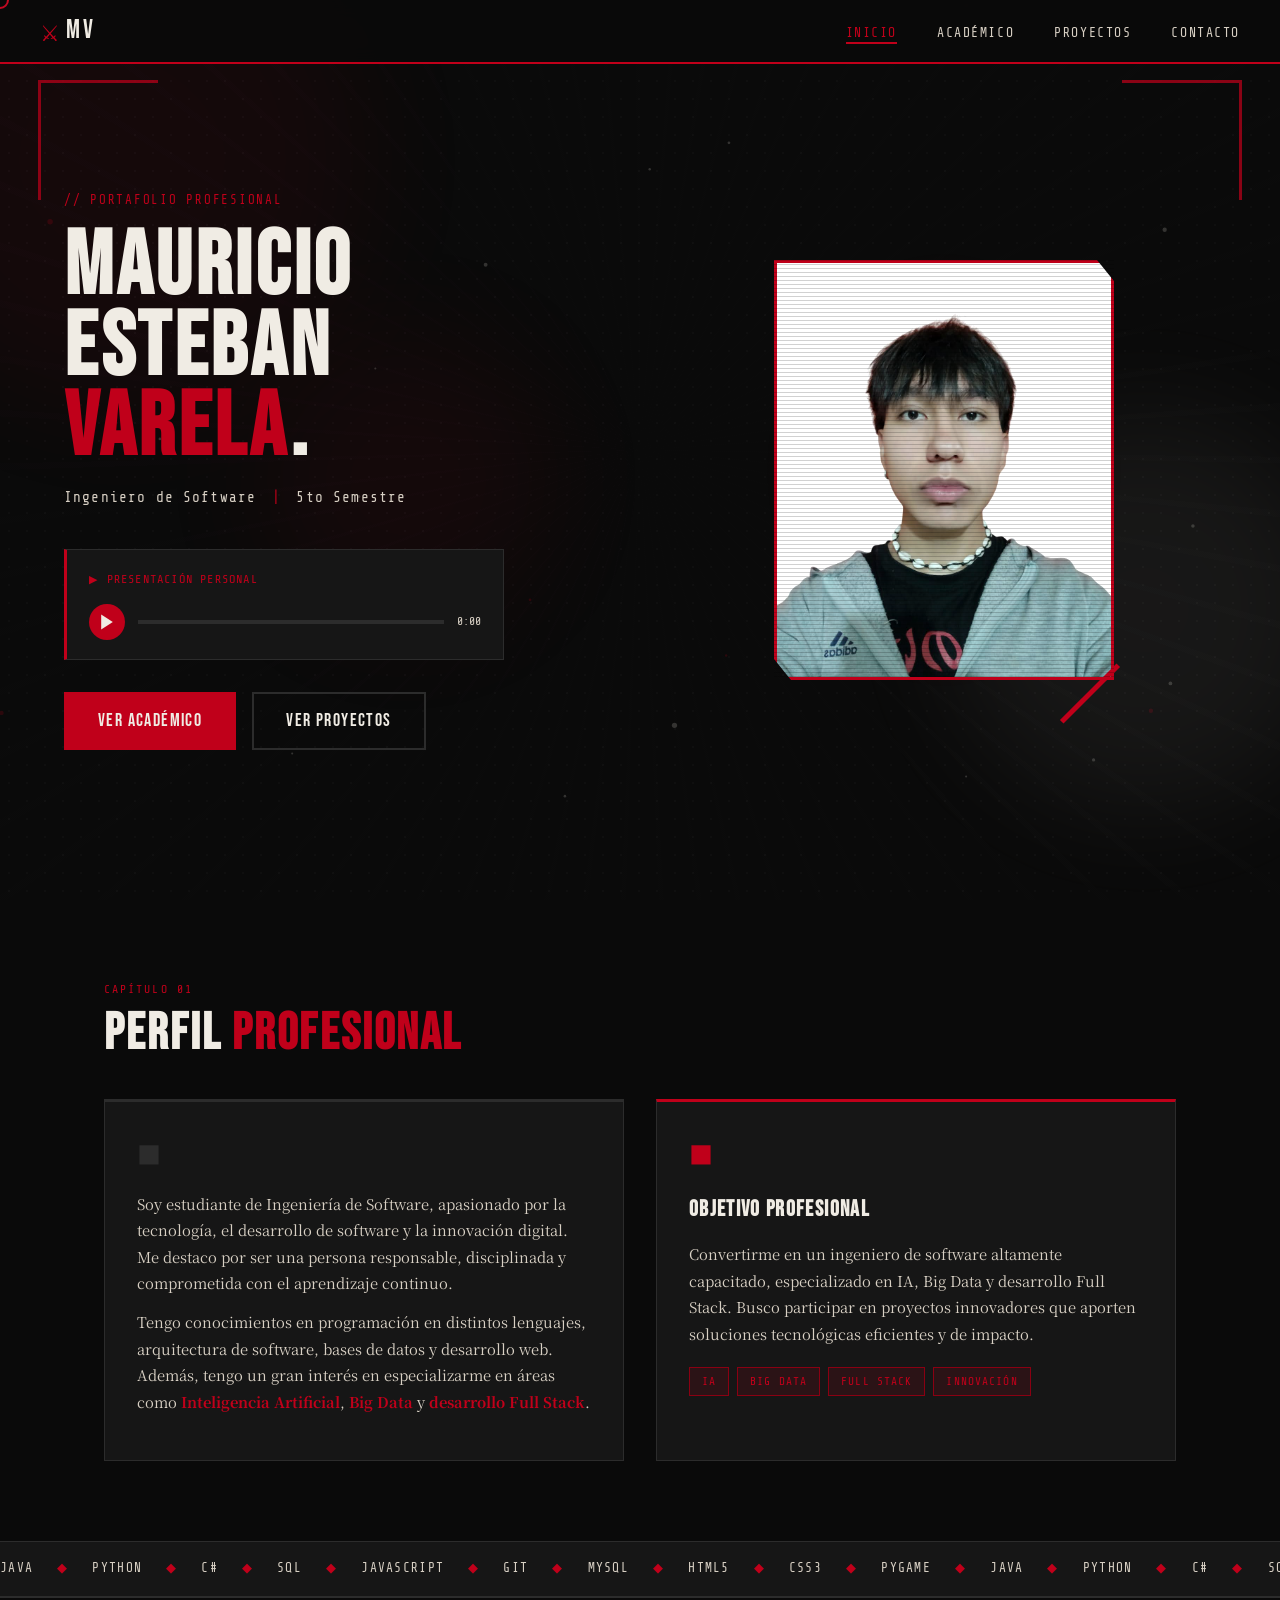
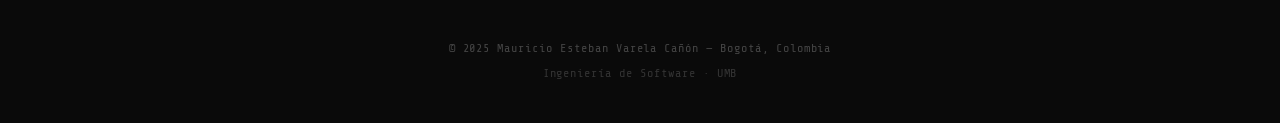
<file: index.html>
<!DOCTYPE html>
<html lang="es">
<head>
  <meta charset="UTF-8" />
  <meta name="viewport" content="width=device-width, initial-scale=1.0" />
  <title>Mauricio Varela — Portafolio</title>
  <link rel="preconnect" href="https://fonts.googleapis.com" />
  <link rel="preconnect" href="https://fonts.gstatic.com" crossorigin />
  <link href="https://fonts.googleapis.com/css2?family=Bebas+Neue&family=Noto+Serif+JP:wght@400;700;900&family=Share+Tech+Mono&display=swap" rel="stylesheet" />
  <link rel="stylesheet" href="css/styles.css" />
</head>
<body>

  <!-- MANGA PANEL OVERLAY -->
  <div class="manga-bg" aria-hidden="true">
    <div class="speed-lines"></div>
    <div class="halftone-overlay"></div>
    <div class="ink-splatter s1"></div>
    <div class="ink-splatter s2"></div>
    <div class="ink-splatter s3"></div>
  </div>

  <!-- NAV -->
  <nav class="navbar" id="navbar">
    <div class="nav-logo">
      <span class="logo-mark">⚔</span>
      <span class="logo-text">MV</span>
    </div>
    <button class="hamburger" id="hamburger" aria-label="Abrir menú">
      <span></span><span></span><span></span>
    </button>
    <ul class="nav-links" id="nav-links">
      <li><a href="index.html" class="active">Inicio</a></li>
      <li><a href="academico.html">Académico</a></li>
      <li><a href="proyectos.html">Proyectos</a></li>
      <li><a href="contacto.html">Contacto</a></li>
    </ul>
  </nav>

  <!-- HERO -->
  <header class="hero">
    <div class="panel-border top-left"></div>
    <div class="panel-border top-right"></div>

    <div class="hero-inner">
      <div class="hero-left">
        <p class="hero-tag">// Portafolio Profesional</p>
        <h1 class="hero-name">
          <span class="name-line line1">MAURICIO</span>
          <span class="name-line line2">ESTEBAN</span>
          <span class="name-line line3 accent">VARELA<span class="name-dot">.</span></span>
        </h1>
        <p class="hero-title">Ingeniero de Software <span class="bar">|</span> 5to Semestre</p>

        <div class="audio-player" id="audioPlayer">
          <div class="audio-label">
            <span class="audio-icon">▶</span>
            <span>Presentación Personal</span>
          </div>
          <div class="audio-controls">
            <button class="btn-audio" id="playPauseBtn" aria-label="Reproducir / Pausar">
              <svg id="playIcon" viewBox="0 0 24 24" width="20" height="20"><polygon points="5,3 19,12 5,21" fill="currentColor"/></svg>
              <svg id="pauseIcon" viewBox="0 0 24 24" width="20" height="20" style="display:none"><rect x="5" y="3" width="4" height="18" fill="currentColor"/><rect x="15" y="3" width="4" height="18" fill="currentColor"/></svg>
            </button>
            <div class="progress-wrap" id="progressWrap">
              <div class="progress-bar" id="progressBar"></div>
            </div>
            <span class="audio-time" id="audioTime">0:00</span>
          </div>
          <audio id="mainAudio" src="assets/audio/presentacion.m4a" preload="metadata"></audio>
        </div>

        <div class="hero-cta">
          <a href="academico.html" class="btn-primary">Ver Académico</a>
          <a href="proyectos.html" class="btn-outline">Ver Proyectos</a>
        </div>
      </div>

      <div class="hero-right">
        <div class="avatar-frame">
          <div class="avatar-glow"></div>
          <div class="avatar-img-wrap">

            <img src="assets/images/foto.jpg" alt="Mauricio Varela" class="avatar-img" onerror="this.style.display='none'; document.getElementById('avatarFallback').style.display='flex'" />
            <div class="avatar-fallback" id="avatarFallback">
              <span>FOTO</span>
            </div>
          </div>
          <div class="avatar-slash"></div>
          <div class="scan-line"></div>
        </div>
      </div>
    </div>
  </header>

  <!-- PERFIL -->
  <section class="section-perfil">
    <div class="section-header">
      <span class="chapter-num">CAPÍTULO 01</span>
      <h2 class="section-title">Perfil <span class="accent">Profesional</span></h2>
    </div>
    <div class="perfil-grid">
      <div class="perfil-card">
        <div class="card-mark">&#x25A0;</div>
        <p class="perfil-text">
          Soy estudiante de Ingeniería de Software, apasionado por la tecnología, el desarrollo de software y la innovación digital. Me destaco por ser una persona responsable, disciplinada y comprometida con el aprendizaje continuo.
        </p>
        <p class="perfil-text">
          Tengo conocimientos en programación en distintos lenguajes, arquitectura de software, bases de datos y desarrollo web. Además, tengo un gran interés en especializarme en áreas como <strong class="accent">Inteligencia Artificial</strong>, <strong class="accent">Big Data</strong> y <strong class="accent">desarrollo Full Stack</strong>.
        </p>
      </div>
      <div class="perfil-card objetivo">
        <div class="card-mark accent">&#x25A0;</div>
        <h3 class="card-title">Objetivo Profesional</h3>
        <p class="perfil-text">
          Convertirme en un ingeniero de software altamente capacitado, especializado en IA, Big Data y desarrollo Full Stack. Busco participar en proyectos innovadores que aporten soluciones tecnológicas eficientes y de impacto.
        </p>
        <div class="obj-tags">
          <span class="tag">IA</span>
          <span class="tag">Big Data</span>
          <span class="tag">Full Stack</span>
          <span class="tag">Innovación</span>
        </div>
      </div>
    </div>
  </section>

  <!-- SKILLS RÁPIDO -->
  <section class="section-skills-home">
    <div class="skills-strip">
      <span>Java</span><span class="dot">◆</span>
      <span>Python</span><span class="dot">◆</span>
      <span>C#</span><span class="dot">◆</span>
      <span>SQL</span><span class="dot">◆</span>
      <span>JavaScript</span><span class="dot">◆</span>
      <span>Git</span><span class="dot">◆</span>
      <span>MySQL</span><span class="dot">◆</span>
      <span>HTML5</span><span class="dot">◆</span>
      <span>CSS3</span><span class="dot">◆</span>
      <span>Pygame</span><span class="dot">◆</span>
      <span>Java</span><span class="dot">◆</span>
      <span>Python</span><span class="dot">◆</span>
      <span>C#</span><span class="dot">◆</span>
      <span>SQL</span><span class="dot">◆</span>
      <span>JavaScript</span>
    </div>
  </section>

  <footer class="footer">
    <p>© 2025 Mauricio Esteban Varela Cañón — Bogotá, Colombia</p>
    <p class="footer-sub">Ingeniería de Software · UMB</p>
  </footer>

  <script src="js/script.js"></script>
</body>
</html>
</file>
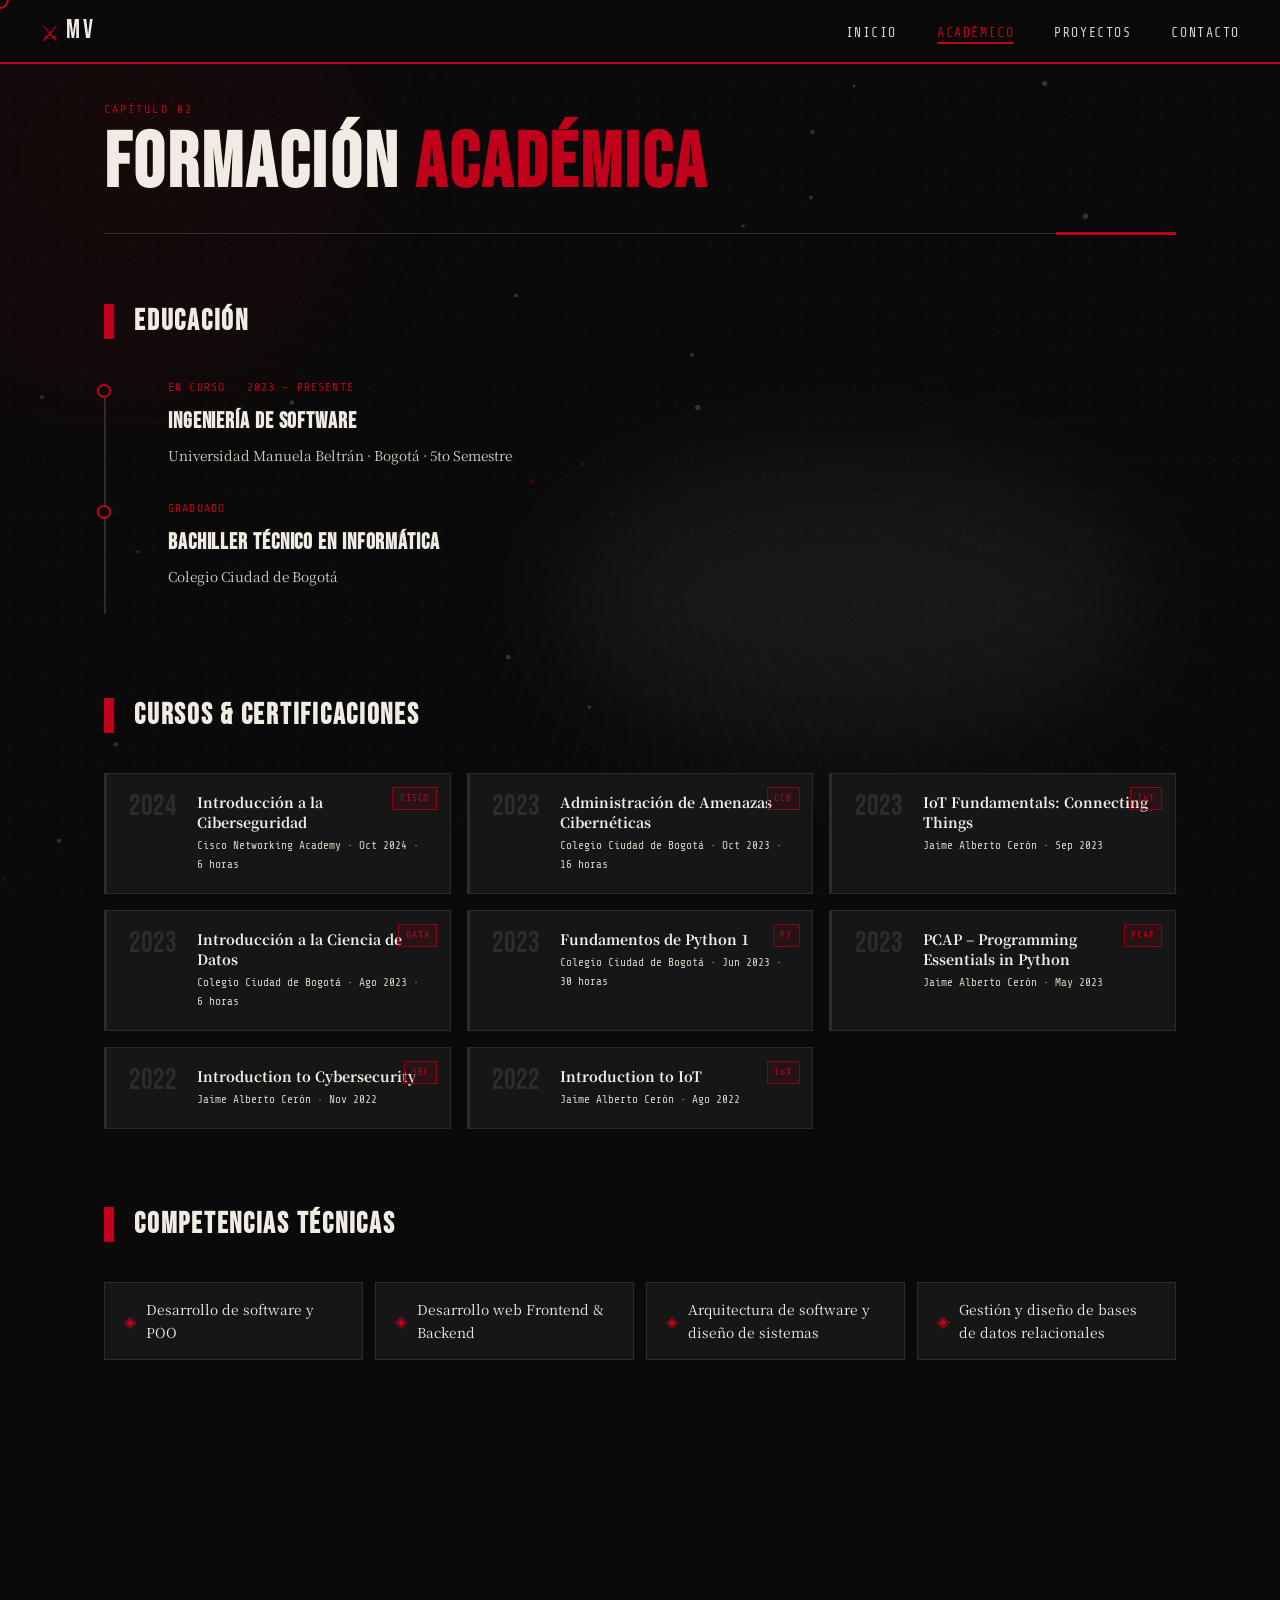
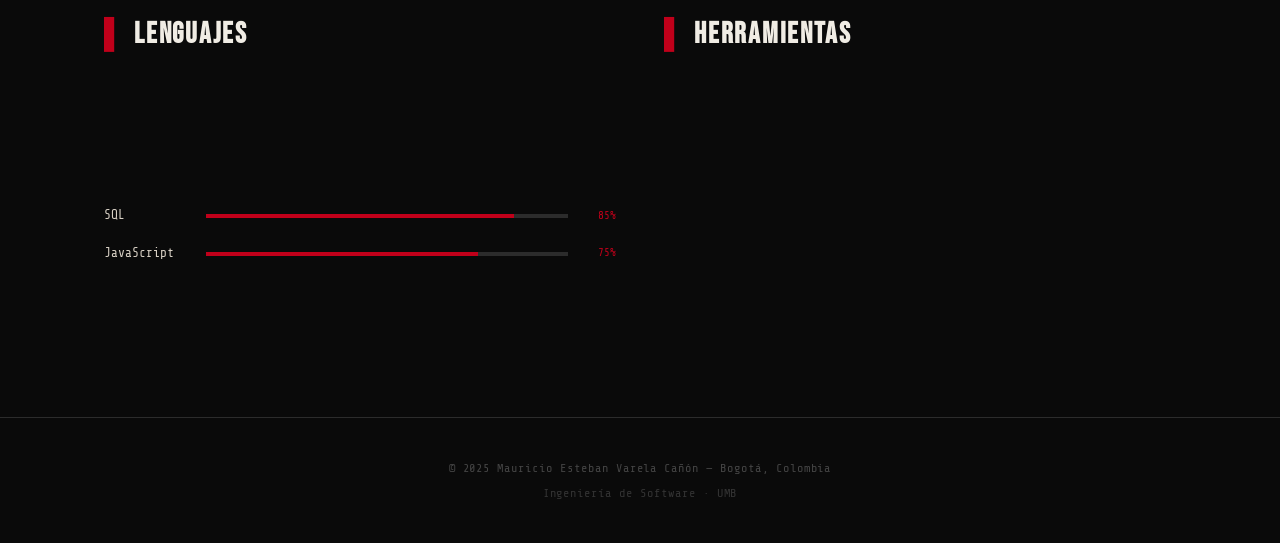
<file: academico.html>
<!DOCTYPE html>
<html lang="es">
<head>
  <meta charset="UTF-8" />
  <meta name="viewport" content="width=device-width, initial-scale=1.0" />
  <title>Académico — Mauricio Varela</title>
  <link rel="preconnect" href="https://fonts.googleapis.com" />
  <link rel="preconnect" href="https://fonts.gstatic.com" crossorigin />
  <link href="https://fonts.googleapis.com/css2?family=Bebas+Neue&family=Noto+Serif+JP:wght@400;700;900&family=Share+Tech+Mono&display=swap" rel="stylesheet" />
  <link rel="stylesheet" href="css/styles.css" />
</head>
<body>

  <div class="manga-bg" aria-hidden="true">
    <div class="speed-lines"></div>
    <div class="halftone-overlay"></div>
    <div class="ink-splatter s1"></div>
    <div class="ink-splatter s4"></div>
  </div>

  <nav class="navbar" id="navbar">
    <div class="nav-logo">
      <span class="logo-mark">⚔</span>
      <span class="logo-text">MV</span>
    </div>
    <button class="hamburger" id="hamburger" aria-label="Abrir menú">
      <span></span><span></span><span></span>
    </button>
    <ul class="nav-links" id="nav-links">
      <li><a href="index.html">Inicio</a></li>
      <li><a href="academico.html" class="active">Académico</a></li>
      <li><a href="proyectos.html">Proyectos</a></li>
      <li><a href="contacto.html">Contacto</a></li>
    </ul>
  </nav>

  <main class="page-main">
    <div class="page-hero-bar">
      <span class="chapter-num">CAPÍTULO 02</span>
      <h1 class="page-title">Formación <span class="accent">Académica</span></h1>
      <div class="title-slash"></div>
    </div>

    <!-- FORMACIÓN -->
    <section class="ac-section">
      <h2 class="ac-heading"><span class="heading-mark">▌</span>Educación</h2>
      <div class="timeline">
        <div class="timeline-item reveal">
          <div class="tl-dot"></div>
          <div class="tl-content">
            <span class="tl-date">En curso · 2023 – presente</span>
            <h3 class="tl-title">Ingeniería de Software</h3>
            <p class="tl-sub">Universidad Manuela Beltrán · Bogotá · 5to Semestre</p>
          </div>
        </div>
        <div class="timeline-item reveal">
          <div class="tl-dot"></div>
          <div class="tl-content">
            <span class="tl-date">Graduado</span>
            <h3 class="tl-title">Bachiller Técnico en Informática</h3>
            <p class="tl-sub">Colegio Ciudad de Bogotá</p>
          </div>
        </div>
      </div>
    </section>

    <!-- CERTIFICACIONES -->
    <section class="ac-section">
      <h2 class="ac-heading"><span class="heading-mark">▌</span>Cursos & Certificaciones</h2>
      <div class="certs-grid">

        <div class="cert-card reveal">
          <div class="cert-year">2024</div>
          <div class="cert-info">
            <h3>Introducción a la Ciberseguridad</h3>
            <p>Cisco Networking Academy · Oct 2024 · 6 horas</p>
          </div>
          <span class="cert-badge">CISCO</span>
        </div>

        <div class="cert-card reveal">
          <div class="cert-year">2023</div>
          <div class="cert-info">
            <h3>Administración de Amenazas Cibernéticas</h3>
            <p>Colegio Ciudad de Bogotá · Oct 2023 · 16 horas</p>
          </div>
          <span class="cert-badge">CCB</span>
        </div>

        <div class="cert-card reveal">
          <div class="cert-year">2023</div>
          <div class="cert-info">
            <h3>IoT Fundamentals: Connecting Things</h3>
            <p>Jaime Alberto Cerón · Sep 2023</p>
          </div>
          <span class="cert-badge">IoT</span>
        </div>

        <div class="cert-card reveal">
          <div class="cert-year">2023</div>
          <div class="cert-info">
            <h3>Introducción a la Ciencia de Datos</h3>
            <p>Colegio Ciudad de Bogotá · Ago 2023 · 6 horas</p>
          </div>
          <span class="cert-badge">DATA</span>
        </div>

        <div class="cert-card reveal">
          <div class="cert-year">2023</div>
          <div class="cert-info">
            <h3>Fundamentos de Python 1</h3>
            <p>Colegio Ciudad de Bogotá · Jun 2023 · 30 horas</p>
          </div>
          <span class="cert-badge">PY</span>
        </div>

        <div class="cert-card reveal">
          <div class="cert-year">2023</div>
          <div class="cert-info">
            <h3>PCAP – Programming Essentials in Python</h3>
            <p>Jaime Alberto Cerón · May 2023</p>
          </div>
          <span class="cert-badge">PCAP</span>
        </div>

        <div class="cert-card reveal">
          <div class="cert-year">2022</div>
          <div class="cert-info">
            <h3>Introduction to Cybersecurity</h3>
            <p>Jaime Alberto Cerón · Nov 2022</p>
          </div>
          <span class="cert-badge">SEC</span>
        </div>

        <div class="cert-card reveal">
          <div class="cert-year">2022</div>
          <div class="cert-info">
            <h3>Introduction to IoT</h3>
            <p>Jaime Alberto Cerón · Ago 2022</p>
          </div>
          <span class="cert-badge">IoT</span>
        </div>

      </div>
    </section>

    <!-- COMPETENCIAS -->
    <section class="ac-section">
      <h2 class="ac-heading"><span class="heading-mark">▌</span>Competencias Técnicas</h2>
      <div class="skills-grid">
        <div class="skill-item reveal"><span class="skill-icon">◈</span> Desarrollo de software y POO</div>
        <div class="skill-item reveal"><span class="skill-icon">◈</span> Desarrollo web Frontend & Backend</div>
        <div class="skill-item reveal"><span class="skill-icon">◈</span> Arquitectura de software y diseño de sistemas</div>
        <div class="skill-item reveal"><span class="skill-icon">◈</span> Gestión y diseño de bases de datos relacionales</div>
        <div class="skill-item reveal"><span class="skill-icon">◈</span> Análisis y resolución de problemas</div>
        <div class="skill-item reveal"><span class="skill-icon">◈</span> Fundamentos de IA y Big Data</div>
        <div class="skill-item reveal"><span class="skill-icon">◈</span> Ciberseguridad y administración de amenazas</div>
        <div class="skill-item reveal"><span class="skill-icon">◈</span> Metodologías de desarrollo de software</div>
        <div class="skill-item reveal"><span class="skill-icon">◈</span> Lógica computacional y estructuras de datos</div>
        <div class="skill-item reveal"><span class="skill-icon">◈</span> Aprendizaje autónomo y adaptación tecnológica</div>
      </div>
    </section>

    <!-- LENGUAJES Y HERRAMIENTAS -->
    <section class="ac-section two-col">
      <div>
        <h2 class="ac-heading"><span class="heading-mark">▌</span>Lenguajes</h2>
        <div class="lang-list">
          <div class="lang-bar reveal" data-pct="88"><span>Java</span><div class="bar-track"><div class="bar-fill" style="--pct:88%"></div></div><span class="pct-label">88%</span></div>
          <div class="lang-bar reveal" data-pct="90"><span>Python</span><div class="bar-track"><div class="bar-fill" style="--pct:90%"></div></div><span class="pct-label">90%</span></div>
          <div class="lang-bar reveal" data-pct="80"><span>C#</span><div class="bar-track"><div class="bar-fill" style="--pct:80%"></div></div><span class="pct-label">80%</span></div>
          <div class="lang-bar reveal" data-pct="85"><span>SQL</span><div class="bar-track"><div class="bar-fill" style="--pct:85%"></div></div><span class="pct-label">85%</span></div>
          <div class="lang-bar reveal" data-pct="75"><span>JavaScript</span><div class="bar-track"><div class="bar-fill" style="--pct:75%"></div></div><span class="pct-label">75%</span></div>
        </div>
      </div>
      <div>
        <h2 class="ac-heading"><span class="heading-mark">▌</span>Herramientas</h2>
        <div class="tools-bubble">
          <span class="tool-tag reveal">Git</span>
          <span class="tool-tag reveal">GitHub</span>
          <span class="tool-tag reveal">MySQL</span>
          <span class="tool-tag reveal">PostgreSQL</span>
          <span class="tool-tag reveal">HTML5</span>
          <span class="tool-tag reveal">CSS3</span>
          <span class="tool-tag reveal">Full Stack</span>
          <span class="tool-tag reveal accent-tag">Pygame</span>
        </div>
      </div>
    </section>

  </main>

  <footer class="footer">
    <p>© 2025 Mauricio Esteban Varela Cañón — Bogotá, Colombia</p>
    <p class="footer-sub">Ingeniería de Software · UMB</p>
  </footer>

  <script src="js/script.js"></script>
</body>
</html>
</file>
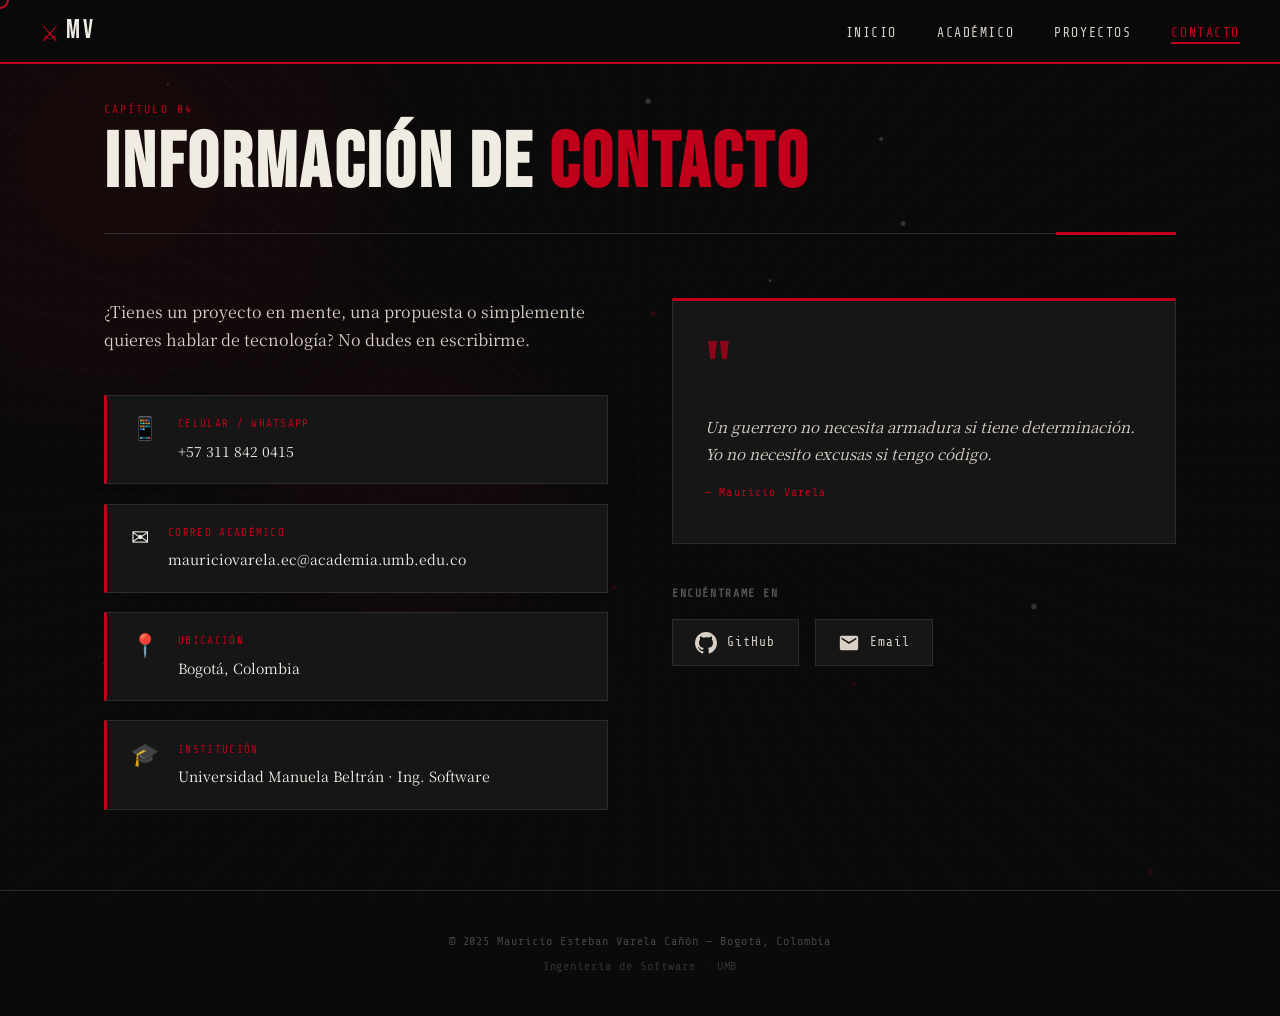
<file: contacto.html>
<!DOCTYPE html>
<html lang="es">
<head>
  <meta charset="UTF-8" />
  <meta name="viewport" content="width=device-width, initial-scale=1.0" />
  <title>Contacto — Mauricio Varela</title>
  <link rel="preconnect" href="https://fonts.googleapis.com" />
  <link rel="preconnect" href="https://fonts.gstatic.com" crossorigin />
  <link href="https://fonts.googleapis.com/css2?family=Bebas+Neue&family=Noto+Serif+JP:wght@400;700;900&family=Share+Tech+Mono&display=swap" rel="stylesheet" />
  <link rel="stylesheet" href="css/styles.css" />
</head>
<body>

  <div class="manga-bg" aria-hidden="true">
    <div class="speed-lines"></div>
    <div class="halftone-overlay"></div>
    <div class="ink-splatter s1"></div>
    <div class="ink-splatter s3"></div>
  </div>

  <nav class="navbar" id="navbar">
    <div class="nav-logo">
      <span class="logo-mark">⚔</span>
      <span class="logo-text">MV</span>
    </div>
    <button class="hamburger" id="hamburger" aria-label="Abrir menú">
      <span></span><span></span><span></span>
    </button>
    <ul class="nav-links" id="nav-links">
      <li><a href="index.html">Inicio</a></li>
      <li><a href="academico.html">Académico</a></li>
      <li><a href="proyectos.html">Proyectos</a></li>
      <li><a href="contacto.html" class="active">Contacto</a></li>
    </ul>
  </nav>

  <main class="page-main">
    <div class="page-hero-bar">
      <span class="chapter-num">CAPÍTULO 04</span>
      <h1 class="page-title">Información de <span class="accent">Contacto</span></h1>
      <div class="title-slash"></div>
    </div>

    <div class="contact-layout">

      <div class="contact-left">
        <p class="contact-intro">
          ¿Tienes un proyecto en mente, una propuesta o simplemente quieres hablar de tecnología? No dudes en escribirme.
        </p>

        <div class="contact-cards">
          <div class="contact-item reveal">
            <div class="contact-icon">📱</div>
            <div class="contact-data">
              <span class="contact-label">Celular / WhatsApp</span>
              <a href="tel:+573118420415" class="contact-value">+57 311 842 0415</a>
            </div>
          </div>

          <div class="contact-item reveal">
            <div class="contact-icon">✉</div>
            <div class="contact-data">
              <span class="contact-label">Correo Académico</span>
              <a href="mailto:mauriciovarela.ec@academia.umb.edu.co" class="contact-value">
                mauriciovarela.ec@academia.umb.edu.co
              </a>
            </div>
          </div>

          <div class="contact-item reveal">
            <div class="contact-icon">📍</div>
            <div class="contact-data">
              <span class="contact-label">Ubicación</span>
              <span class="contact-value">Bogotá, Colombia</span>
            </div>
          </div>

          <div class="contact-item reveal">
            <div class="contact-icon">🎓</div>
            <div class="contact-data">
              <span class="contact-label">Institución</span>
              <span class="contact-value">Universidad Manuela Beltrán · Ing. Software</span>
            </div>
          </div>
        </div>
      </div>

      <div class="contact-right">
        <div class="contact-quote reveal">
          <div class="quote-mark">"</div>
          <p>Un guerrero no necesita armadura si tiene determinación. Yo no necesito excusas si tengo código.</p>
          <div class="quote-author">— Mauricio Varela</div>
        </div>

        <div class="contact-links reveal">
          <h3 class="contact-links-title">Encuéntrame en</h3>
          <div class="social-row">
            <a href="https://github.com/Estteban-xc" target="_blank" rel="noopener" class="social-btn">
              <svg viewBox="0 0 24 24" width="22" height="22" fill="currentColor">
                <path d="M12 0C5.37 0 0 5.37 0 12c0 5.3 3.44 9.8 8.2 11.39.6.11.82-.26.82-.58 0-.28-.01-1.04-.01-2.04-3.34.73-4.04-1.61-4.04-1.61-.54-1.38-1.33-1.74-1.33-1.74-1.09-.74.08-.73.08-.73 1.2.08 1.83 1.23 1.83 1.23 1.07 1.83 2.8 1.3 3.49 1 .11-.78.42-1.3.76-1.6-2.67-.3-5.47-1.33-5.47-5.93 0-1.31.47-2.38 1.24-3.22-.13-.31-.54-1.52.12-3.17 0 0 1.01-.32 3.3 1.23a11.5 11.5 0 0 1 3-.4c1.02.01 2.04.14 3 .4 2.28-1.55 3.29-1.23 3.29-1.23.66 1.65.25 2.86.12 3.17.77.84 1.24 1.91 1.24 3.22 0 4.61-2.81 5.63-5.49 5.92.43.37.81 1.1.81 2.22 0 1.61-.01 2.9-.01 3.29 0 .32.22.7.83.58C20.57 21.8 24 17.3 24 12c0-6.63-5.37-12-12-12z"/>
              </svg>
              GitHub
            </a>
            <a href="mailto:mauriciovarela.ec@academia.umb.edu.co" class="social-btn">
              <svg viewBox="0 0 24 24" width="22" height="22" fill="currentColor">
                <path d="M20 4H4c-1.1 0-2 .9-2 2v12c0 1.1.9 2 2 2h16c1.1 0 2-.9 2-2V6c0-1.1-.9-2-2-2zm0 4l-8 5-8-5V6l8 5 8-5v2z"/>
              </svg>
              Email
            </a>
          </div>
        </div>
      </div>

    </div>
  </main>

  <footer class="footer">
    <p>© 2025 Mauricio Esteban Varela Cañón — Bogotá, Colombia</p>
    <p class="footer-sub">Ingeniería de Software · UMB</p>
  </footer>

  <script src="js/script.js"></script>
</body>
</html>
</file>
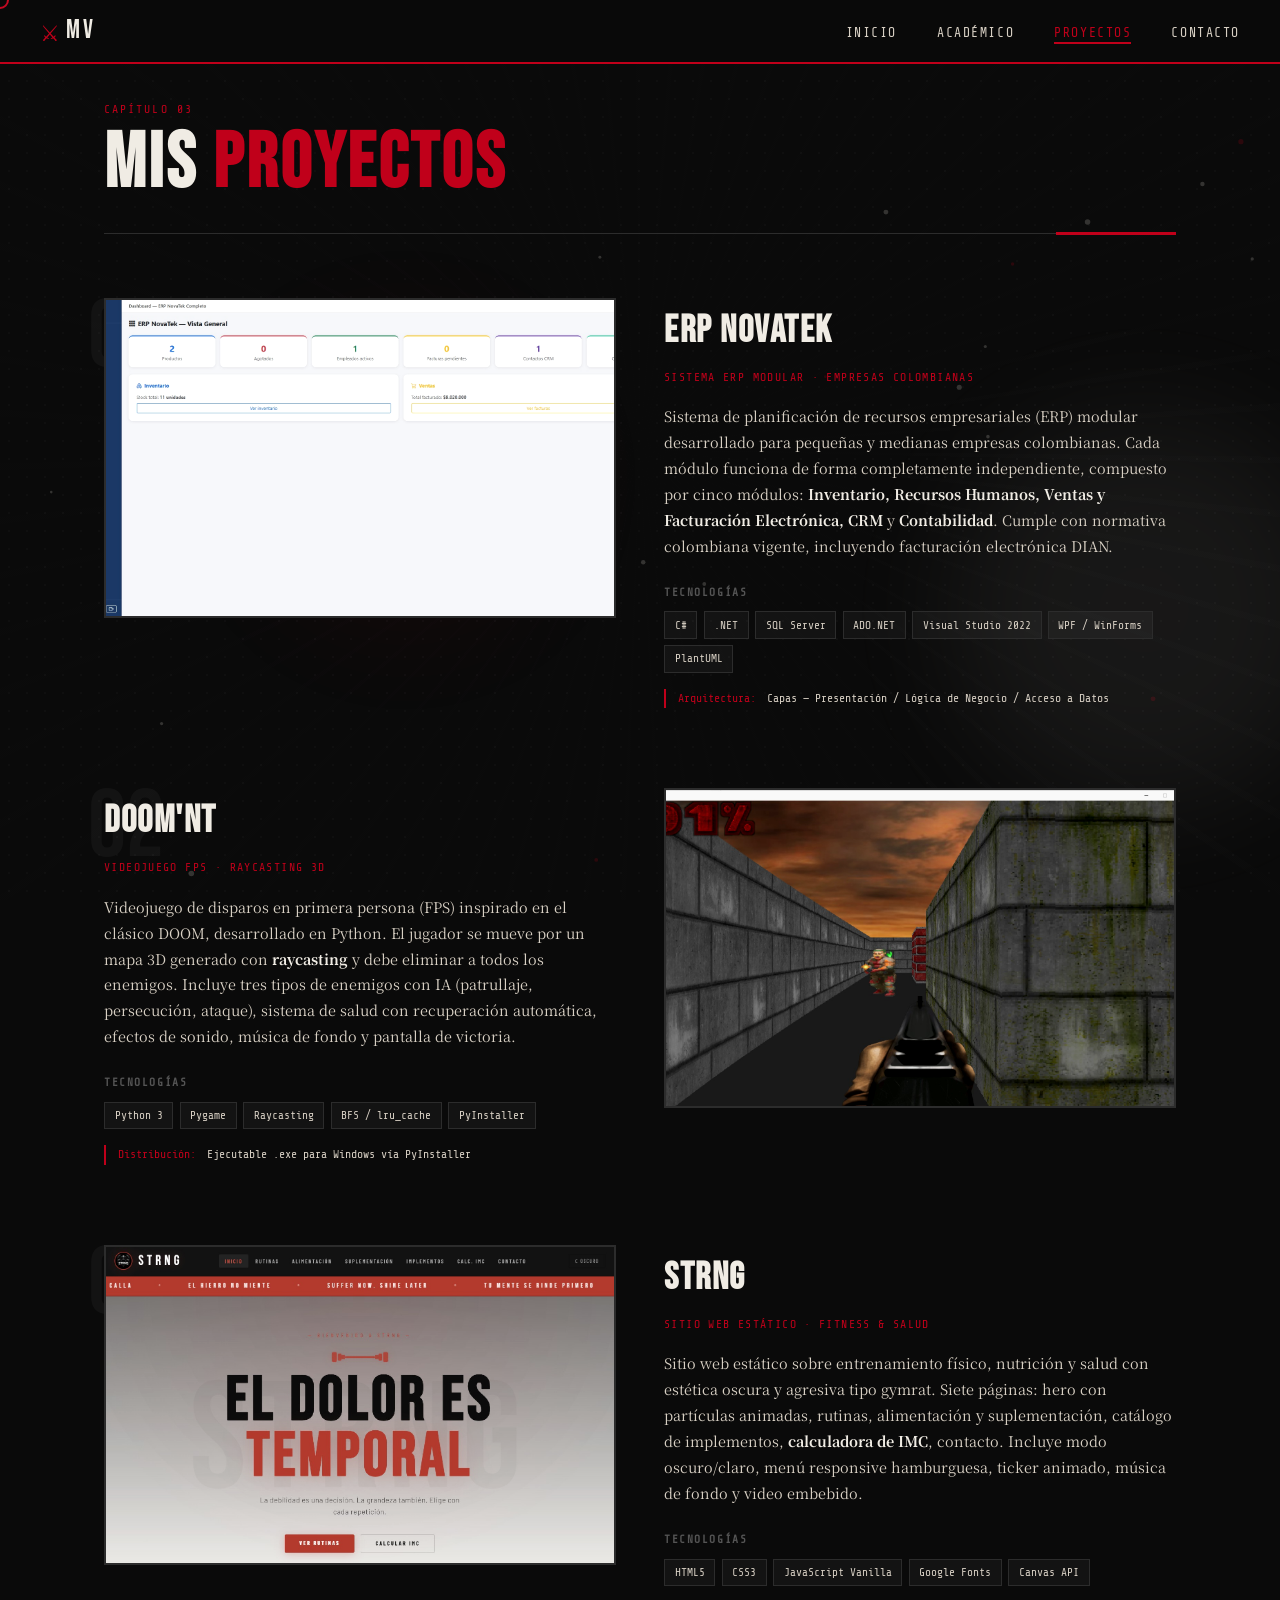
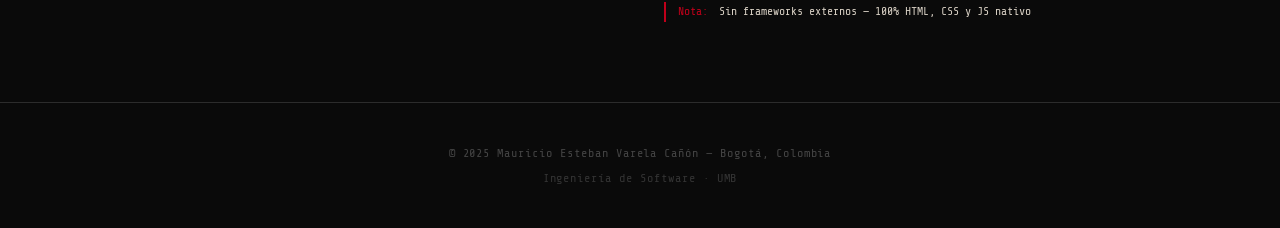
<file: proyectos.html>
<!DOCTYPE html>
<html lang="es">
<head>
  <meta charset="UTF-8" />
  <meta name="viewport" content="width=device-width, initial-scale=1.0" />
  <title>Proyectos — Mauricio Varela</title>
  <link rel="preconnect" href="https://fonts.googleapis.com" />
  <link rel="preconnect" href="https://fonts.gstatic.com" crossorigin />
  <link href="https://fonts.googleapis.com/css2?family=Bebas+Neue&family=Noto+Serif+JP:wght@400;700;900&family=Share+Tech+Mono&display=swap" rel="stylesheet" />
  <link rel="stylesheet" href="css/styles.css" />
</head>
<body>

  <div class="manga-bg" aria-hidden="true">
    <div class="speed-lines"></div>
    <div class="halftone-overlay"></div>
    <div class="ink-splatter s2"></div>
    <div class="ink-splatter s3"></div>
  </div>

  <nav class="navbar" id="navbar">
    <div class="nav-logo">
      <span class="logo-mark">⚔</span>
      <span class="logo-text">MV</span>
    </div>
    <button class="hamburger" id="hamburger" aria-label="Abrir menú">
      <span></span><span></span><span></span>
    </button>
    <ul class="nav-links" id="nav-links">
      <li><a href="index.html">Inicio</a></li>
      <li><a href="academico.html">Académico</a></li>
      <li><a href="proyectos.html" class="active">Proyectos</a></li>
      <li><a href="contacto.html">Contacto</a></li>
    </ul>
  </nav>

  <main class="page-main">
    <div class="page-hero-bar">
      <span class="chapter-num">CAPÍTULO 03</span>
      <h1 class="page-title">Mis <span class="accent">Proyectos</span></h1>
      <div class="title-slash"></div>
    </div>

    <div class="projects-list">

      <!-- PROYECTO 1 -->
      <article class="project-card reveal">
        <div class="project-num">01</div>
        <div class="project-img-wrap">
          <!-- Reemplaza con: assets/images/projects/erp-novatek.jpg -->
          <img src="assets/images/projects/erp-novatek.jpg" alt="ERP NovaTek" class="project-img"
               onerror="this.style.display='none'; this.nextElementSibling.style.display='flex'" />
          <div class="project-img-placeholder">
            <span>📁 ERP NovaTek</span>
            <small>Agrega imagen en assets/images/projects/erp-novatek.jpg</small>
          </div>
          <div class="project-img-overlay">
            <span>ERP NovaTek</span>
          </div>
        </div>
        <div class="project-info">
          <h2 class="project-title">ERP NovaTek</h2>
          <p class="project-type">Sistema ERP Modular · Empresas Colombianas</p>
          <p class="project-desc">
            Sistema de planificación de recursos empresariales (ERP) modular desarrollado para pequeñas y medianas empresas colombianas. Cada módulo funciona de forma completamente independiente, compuesto por cinco módulos: <strong>Inventario, Recursos Humanos, Ventas y Facturación Electrónica, CRM</strong> y <strong>Contabilidad</strong>. Cumple con normativa colombiana vigente, incluyendo facturación electrónica DIAN.
          </p>
          <div class="project-tech">
            <h3>Tecnologías</h3>
            <div class="tech-tags">
              <span>C#</span>
              <span>.NET</span>
              <span>SQL Server</span>
              <span>ADO.NET</span>
              <span>Visual Studio 2022</span>
              <span>WPF / WinForms</span>
              <span>PlantUML</span>
            </div>
          </div>
          <div class="project-arch">
            <span class="arch-label">Arquitectura:</span>
            <span class="arch-val">Capas — Presentación / Lógica de Negocio / Acceso a Datos</span>
          </div>
        </div>
      </article>

      <!-- PROYECTO 2 -->
      <article class="project-card reveal flip">
        <div class="project-num">02</div>
        <div class="project-img-wrap">
          <!-- Reemplaza con: assets/images/projects/doomt.jpg -->
          <img src="assets/images/projects/doomt.jpg" alt="DOOM'nt" class="project-img"
               onerror="this.style.display='none'; this.nextElementSibling.style.display='flex'" />
          <div class="project-img-placeholder">
            <span>🎮 DOOM'nt</span>
            <small>Agrega imagen en assets/images/projects/doomt.jpg</small>
          </div>
          <div class="project-img-overlay">
            <span>DOOM'nt</span>
          </div>
        </div>
        <div class="project-info">
          <h2 class="project-title">DOOM'nt</h2>
          <p class="project-type">Videojuego FPS · Raycasting 3D</p>
          <p class="project-desc">
            Videojuego de disparos en primera persona (FPS) inspirado en el clásico DOOM, desarrollado en Python. El jugador se mueve por un mapa 3D generado con <strong>raycasting</strong> y debe eliminar a todos los enemigos. Incluye tres tipos de enemigos con IA (patrullaje, persecución, ataque), sistema de salud con recuperación automática, efectos de sonido, música de fondo y pantalla de victoria.
          </p>
          <div class="project-tech">
            <h3>Tecnologías</h3>
            <div class="tech-tags">
              <span>Python 3</span>
              <span>Pygame</span>
              <span>Raycasting</span>
              <span>BFS / lru_cache</span>
              <span>PyInstaller</span>
            </div>
          </div>
          <div class="project-arch">
            <span class="arch-label">Distribución:</span>
            <span class="arch-val">Ejecutable .exe para Windows vía PyInstaller</span>
          </div>
        </div>
      </article>

      <!-- PROYECTO 3 -->
      <article class="project-card reveal">
        <div class="project-num">03</div>
        <div class="project-img-wrap">
          <!-- Reemplaza con: assets/images/projects/strng.jpg -->
          <img src="assets/images/projects/strng.jpg" alt="STRNG" class="project-img"
               onerror="this.style.display='none'; this.nextElementSibling.style.display='flex'" />
          <div class="project-img-placeholder">
            <span>💪 STRNG</span>
            <small>Agrega imagen en assets/images/projects/strng.jpg</small>
          </div>
          <div class="project-img-overlay">
            <span>STRNG</span>
          </div>
        </div>
        <div class="project-info">
          <h2 class="project-title">STRNG</h2>
          <p class="project-type">Sitio Web Estático · Fitness & Salud</p>
          <p class="project-desc">
            Sitio web estático sobre entrenamiento físico, nutrición y salud con estética oscura y agresiva tipo gymrat. Siete páginas: hero con partículas animadas, rutinas, alimentación y suplementación, catálogo de implementos, <strong>calculadora de IMC</strong>, contacto. Incluye modo oscuro/claro, menú responsive hamburguesa, ticker animado, música de fondo y video embebido.
          </p>
          <div class="project-tech">
            <h3>Tecnologías</h3>
            <div class="tech-tags">
              <span>HTML5</span>
              <span>CSS3</span>
              <span>JavaScript Vanilla</span>
              <span>Google Fonts</span>
              <span>Canvas API</span>
            </div>
          </div>
          <div class="project-arch">
            <span class="arch-label">Nota:</span>
            <span class="arch-val">Sin frameworks externos — 100% HTML, CSS y JS nativo</span>
          </div>
        </div>
      </article>

    </div>
  </main>

  <footer class="footer">
    <p>© 2025 Mauricio Esteban Varela Cañón — Bogotá, Colombia</p>
    <p class="footer-sub">Ingeniería de Software · UMB</p>
  </footer>

  <script src="js/script.js"></script>
</body>
</html>
</file>
<file: css/styles.css>
/* ============================================================
   MAURICIO VARELA — PORTAFOLIO
   Estética Berserk: tinta, manga, blanco-negro-rojo
   ============================================================ */

/* ── VARIABLES ── */
:root {
  --black:   #0a0a0a;
  --dark:    #111111;
  --mid:     #1e1e1e;
  --panel:   #161616;
  --white:   #f0ece4;
  --off-white:#d8d0c4;
  --red:     #c0001a;
  --red-dim: #8a0012;
  --red-glow:#ff001a;
  --ink:     #2a2a2a;
  --border:  #2c2c2c;
  --font-display: 'Bebas Neue', sans-serif;
  --font-body:    'Noto Serif JP', serif;
  --font-mono:    'Share Tech Mono', monospace;
}

/* ── RESET ── */
*, *::before, *::after { box-sizing: border-box; margin: 0; padding: 0; }
html { scroll-behavior: smooth; }

body {
  background-color: var(--black);
  color: var(--white);
  font-family: var(--font-body);
  line-height: 1.7;
  overflow-x: hidden;
  min-height: 100vh;
  position: relative;
}

a { color: inherit; text-decoration: none; }
img { max-width: 100%; display: block; }
strong { color: var(--white); }

/* ── MANGA BACKGROUND ── */
.manga-bg {
  position: fixed;
  inset: 0;
  pointer-events: none;
  z-index: 0;
  overflow: hidden;
}

.speed-lines {
  position: absolute;
  inset: 0;
  background: repeating-conic-gradient(
    from 0deg at 50% 50%,
    transparent 0deg,
    transparent 4.2deg,
    rgba(255,255,255,0.012) 4.2deg,
    rgba(255,255,255,0.012) 4.8deg
  );
  opacity: 0.5;
}

.halftone-overlay {
  position: absolute;
  inset: 0;
  background-image: radial-gradient(circle, rgba(255,255,255,0.06) 1px, transparent 1px);
  background-size: 18px 18px;
  opacity: 0.4;
}

.ink-splatter {
  position: absolute;
  border-radius: 50%;
  filter: blur(60px);
  opacity: 0.06;
}
.s1 { width: 500px; height: 500px; background: var(--red); top: -10%; left: -10%; }
.s2 { width: 400px; height: 400px; background: var(--white); bottom: 10%; right: -5%; }
.s3 { width: 300px; height: 300px; background: var(--red); bottom: 30%; left: 20%; }
.s4 { width: 600px; height: 300px; background: var(--white); top: 50%; right: 10%; }

/* ── NAVBAR ── */
.navbar {
  position: fixed;
  top: 0;
  left: 0;
  right: 0;
  z-index: 100;
  display: flex;
  align-items: center;
  justify-content: space-between;
  padding: 0 2.5rem;
  height: 64px;
  background: rgba(10,10,10,0.92);
  border-bottom: 2px solid var(--red);
  backdrop-filter: blur(10px);
  transition: background 0.3s;
}
.navbar.scrolled { background: rgba(10,10,10,0.98); }

.nav-logo {
  display: flex;
  align-items: center;
  gap: 0.4rem;
  cursor: default;
}
.logo-mark {
  color: var(--red);
  font-size: 1.4rem;
  line-height: 1;
}
.logo-text {
  font-family: var(--font-display);
  font-size: 1.6rem;
  letter-spacing: 0.1em;
  color: var(--white);
}

.nav-links {
  display: flex;
  list-style: none;
  gap: 2.5rem;
}
.nav-links a {
  font-family: var(--font-mono);
  font-size: 0.82rem;
  letter-spacing: 0.12em;
  text-transform: uppercase;
  color: var(--off-white);
  position: relative;
  transition: color 0.2s;
}
.nav-links a::after {
  content: '';
  position: absolute;
  bottom: -4px;
  left: 0;
  width: 0;
  height: 2px;
  background: var(--red);
  transition: width 0.3s;
}
.nav-links a:hover, .nav-links a.active {
  color: var(--red);
}
.nav-links a:hover::after, .nav-links a.active::after { width: 100%; }

.hamburger {
  display: none;
  flex-direction: column;
  gap: 5px;
  background: none;
  border: none;
  cursor: pointer;
  padding: 4px;
}
.hamburger span {
  display: block;
  width: 26px;
  height: 2px;
  background: var(--white);
  transition: all 0.3s;
}
.hamburger.open span:nth-child(1) { transform: translateY(7px) rotate(45deg); }
.hamburger.open span:nth-child(2) { opacity: 0; }
.hamburger.open span:nth-child(3) { transform: translateY(-7px) rotate(-45deg); }

/* ── HERO ── */
.hero {
  position: relative;
  z-index: 1;
  min-height: 100vh;
  display: flex;
  align-items: center;
  padding: 100px 5vw 60px;
}

.panel-border {
  position: absolute;
  width: 120px;
  height: 120px;
  border-color: var(--red);
  border-style: solid;
  opacity: 0.7;
}
.panel-border.top-left  { top: 80px; left: 3vw; border-width: 3px 0 0 3px; }
.panel-border.top-right { top: 80px; right: 3vw; border-width: 3px 3px 0 0; }

.hero-inner {
  width: 100%;
  max-width: 1200px;
  margin: 0 auto;
  display: grid;
  grid-template-columns: 1fr 1fr;
  gap: 4rem;
  align-items: center;
}

.hero-tag {
  font-family: var(--font-mono);
  font-size: 0.78rem;
  color: var(--red);
  letter-spacing: 0.14em;
  text-transform: uppercase;
  margin-bottom: 1rem;
  opacity: 0;
  animation: fadeUp 0.6s 0.1s forwards;
}

.hero-name {
  display: flex;
  flex-direction: column;
  line-height: 0.9;
  margin-bottom: 1rem;
}
.name-line {
  font-family: var(--font-display);
  font-size: clamp(3.5rem, 7vw, 7rem);
  letter-spacing: 0.04em;
  color: var(--white);
  opacity: 0;
}
.line1 { animation: slideInLeft 0.5s 0.2s forwards; }
.line2 { animation: slideInLeft 0.5s 0.35s forwards; }
.line3 { animation: slideInLeft 0.5s 0.5s forwards; }

.name-line.accent { color: var(--red); }
.name-dot { color: var(--white); }

.hero-title {
  font-family: var(--font-mono);
  font-size: 0.9rem;
  color: var(--off-white);
  letter-spacing: 0.08em;
  margin-bottom: 2.5rem;
  opacity: 0;
  animation: fadeUp 0.6s 0.65s forwards;
}
.bar { color: var(--red); margin: 0 0.4rem; }

/* AUDIO PLAYER */
.audio-player {
  background: var(--panel);
  border: 1px solid var(--border);
  border-left: 3px solid var(--red);
  padding: 1.2rem 1.4rem;
  margin-bottom: 2rem;
  opacity: 0;
  animation: fadeUp 0.6s 0.8s forwards;
  max-width: 440px;
}
.audio-label {
  display: flex;
  align-items: center;
  gap: 0.5rem;
  font-family: var(--font-mono);
  font-size: 0.75rem;
  letter-spacing: 0.1em;
  color: var(--red);
  text-transform: uppercase;
  margin-bottom: 0.9rem;
}
.audio-icon { font-size: 0.7rem; }
.audio-controls {
  display: flex;
  align-items: center;
  gap: 0.8rem;
}
.btn-audio {
  background: var(--red);
  color: var(--white);
  border: none;
  width: 36px;
  height: 36px;
  border-radius: 50%;
  cursor: pointer;
  display: flex;
  align-items: center;
  justify-content: center;
  flex-shrink: 0;
  transition: background 0.2s, transform 0.15s;
}
.btn-audio:hover { background: var(--red-glow); transform: scale(1.08); }

.progress-wrap {
  flex: 1;
  height: 4px;
  background: var(--border);
  cursor: pointer;
  position: relative;
}
.progress-bar {
  height: 100%;
  background: var(--red);
  width: 0%;
  transition: width 0.2s linear;
}
.audio-time {
  font-family: var(--font-mono);
  font-size: 0.72rem;
  color: var(--off-white);
  white-space: nowrap;
}
.audio-hint {
  font-size: 0.68rem;
  color: #555;
  margin-top: 0.6rem;
  font-family: var(--font-mono);
}
.audio-hint code { color: var(--red); }

.hero-cta {
  display: flex;
  gap: 1rem;
  flex-wrap: wrap;
  opacity: 0;
  animation: fadeUp 0.6s 0.95s forwards;
}

.btn-primary {
  background: var(--red);
  color: var(--white);
  padding: 0.75rem 2rem;
  font-family: var(--font-display);
  font-size: 1.1rem;
  letter-spacing: 0.08em;
  border: 2px solid var(--red);
  transition: background 0.2s, color 0.2s, transform 0.15s;
  display: inline-block;
}
.btn-primary:hover { background: transparent; color: var(--red); transform: translateY(-2px); }

.btn-outline {
  background: transparent;
  color: var(--white);
  padding: 0.75rem 2rem;
  font-family: var(--font-display);
  font-size: 1.1rem;
  letter-spacing: 0.08em;
  border: 2px solid var(--border);
  transition: border-color 0.2s, color 0.2s, transform 0.15s;
  display: inline-block;
}
.btn-outline:hover { border-color: var(--white); transform: translateY(-2px); }

/* AVATAR */
.hero-right {
  display: flex;
  justify-content: center;
  opacity: 0;
  animation: fadeIn 0.8s 0.4s forwards;
}

.avatar-frame {
  position: relative;
  width: 340px;
  height: 420px;
}
.avatar-glow {
  position: absolute;
  inset: -10px;
  background: radial-gradient(ellipse at center, rgba(192,0,26,0.25) 0%, transparent 70%);
  pointer-events: none;
}
.avatar-img-wrap {
  width: 100%;
  height: 100%;
  overflow: hidden;
  border: 3px solid var(--red);
  position: relative;
  clip-path: polygon(0 0, 95% 0, 100% 5%, 100% 100%, 5% 100%, 0 95%);
}
.avatar-img {
  width: 100%;
  height: 100%;
  object-fit: cover;
  filter: grayscale(20%) contrast(1.1);
}
.avatar-fallback {
  display: none;
  width: 100%;
  height: 100%;
  background: var(--mid);
  align-items: center;
  justify-content: center;
  font-family: var(--font-display);
  font-size: 2rem;
  color: #333;
  letter-spacing: 0.1em;
  border: 3px solid var(--border);
}
.avatar-slash {
  position: absolute;
  bottom: -16px;
  right: -16px;
  width: 80px;
  height: 5px;
  background: var(--red);
  transform: rotate(-45deg);
}
.scan-line {
  position: absolute;
  inset: 0;
  background: repeating-linear-gradient(
    0deg,
    transparent,
    transparent 3px,
    rgba(0,0,0,0.18) 3px,
    rgba(0,0,0,0.18) 4px
  );
  pointer-events: none;
}

/* ── ACCENT ── */
.accent { color: var(--red); }

/* ── SECTION PERFIL ── */
.section-perfil {
  position: relative;
  z-index: 1;
  max-width: 1200px;
  margin: 0 auto;
  padding: 5rem 5vw;
}

.section-header { margin-bottom: 2.5rem; }
.chapter-num {
  font-family: var(--font-mono);
  font-size: 0.72rem;
  letter-spacing: 0.18em;
  color: var(--red);
  text-transform: uppercase;
  display: block;
  margin-bottom: 0.5rem;
}
.section-title {
  font-family: var(--font-display);
  font-size: clamp(2.2rem, 4vw, 3.5rem);
  letter-spacing: 0.04em;
  line-height: 1;
}

.perfil-grid {
  display: grid;
  grid-template-columns: 1fr 1fr;
  gap: 2rem;
}

.perfil-card {
  background: var(--panel);
  border: 1px solid var(--border);
  border-top: 3px solid var(--border);
  padding: 2rem;
  position: relative;
}
.perfil-card.objetivo { border-top-color: var(--red); }

.card-mark {
  font-size: 1.5rem;
  margin-bottom: 1rem;
  color: var(--border);
}
.card-mark.accent { color: var(--red); }
.card-title {
  font-family: var(--font-display);
  font-size: 1.4rem;
  letter-spacing: 0.06em;
  margin-bottom: 0.8rem;
}
.perfil-text {
  font-size: 0.92rem;
  color: var(--off-white);
  margin-bottom: 0.8rem;
  line-height: 1.8;
}

.obj-tags {
  display: flex;
  flex-wrap: wrap;
  gap: 0.5rem;
  margin-top: 1.2rem;
}
.tag {
  background: rgba(192,0,26,0.12);
  border: 1px solid var(--red-dim);
  color: var(--red);
  font-family: var(--font-mono);
  font-size: 0.7rem;
  letter-spacing: 0.1em;
  padding: 0.25rem 0.75rem;
  text-transform: uppercase;
}

/* SKILLS STRIP */
.section-skills-home {
  position: relative;
  z-index: 1;
  overflow: hidden;
  border-top: 1px solid var(--border);
  border-bottom: 1px solid var(--border);
  padding: 0;
  background: var(--panel);
}
.skills-strip {
  display: flex;
  gap: 1.5rem;
  padding: 1rem 0;
  white-space: nowrap;
  animation: marquee 22s linear infinite;
  font-family: var(--font-mono);
  font-size: 0.8rem;
  letter-spacing: 0.1em;
  color: var(--off-white);
  text-transform: uppercase;
}
.skills-strip .dot { color: var(--red); }

@keyframes marquee {
  0%   { transform: translateX(0); }
  100% { transform: translateX(-50%); }
}

/* ── PAGE INNER (académico, proyectos, contacto) ── */
.page-main {
  position: relative;
  z-index: 1;
  max-width: 1200px;
  margin: 0 auto;
  padding: 100px 5vw 5rem;
}

.page-hero-bar {
  margin-bottom: 4rem;
  padding-bottom: 2rem;
  border-bottom: 1px solid var(--border);
  position: relative;
}
.page-title {
  font-family: var(--font-display);
  font-size: clamp(2.8rem, 6vw, 5.5rem);
  letter-spacing: 0.04em;
  line-height: 0.95;
  margin-top: 0.5rem;
}
.title-slash {
  position: absolute;
  right: 0;
  bottom: -2px;
  width: 120px;
  height: 3px;
  background: var(--red);
}

/* ── ACADÉMICO: TIMELINE ── */
.ac-section {
  margin-bottom: 4.5rem;
}
.ac-heading {
  font-family: var(--font-display);
  font-size: 1.8rem;
  letter-spacing: 0.06em;
  margin-bottom: 2rem;
  display: flex;
  align-items: center;
  gap: 0.5rem;
}
.heading-mark { color: var(--red); }

.timeline { position: relative; padding-left: 2rem; }
.timeline::before {
  content: '';
  position: absolute;
  left: 0;
  top: 6px;
  bottom: 6px;
  width: 2px;
  background: var(--border);
}
.timeline-item {
  position: relative;
  padding: 0 0 2rem 2rem;
}
.tl-dot {
  position: absolute;
  left: -2.45rem;
  top: 6px;
  width: 14px;
  height: 14px;
  border: 2px solid var(--red);
  background: var(--black);
  border-radius: 50%;
}
.tl-date {
  font-family: var(--font-mono);
  font-size: 0.72rem;
  color: var(--red);
  letter-spacing: 0.1em;
  text-transform: uppercase;
  display: block;
  margin-bottom: 0.3rem;
}
.tl-title {
  font-family: var(--font-display);
  font-size: 1.4rem;
  letter-spacing: 0.04em;
  margin-bottom: 0.2rem;
}
.tl-sub {
  font-size: 0.85rem;
  color: var(--off-white);
}

/* CERTS GRID */
.certs-grid {
  display: grid;
  grid-template-columns: repeat(auto-fill, minmax(280px, 1fr));
  gap: 1rem;
}
.cert-card {
  background: var(--panel);
  border: 1px solid var(--border);
  border-left: 3px solid var(--border);
  padding: 1.2rem 1.4rem;
  display: flex;
  align-items: flex-start;
  gap: 1rem;
  position: relative;
  transition: border-left-color 0.2s, transform 0.2s;
}
.cert-card:hover { border-left-color: var(--red); transform: translateX(4px); }
.cert-year {
  font-family: var(--font-display);
  font-size: 1.8rem;
  color: #2d2d2d;
  line-height: 1;
  min-width: 52px;
}
.cert-info h3 {
  font-family: var(--font-body);
  font-weight: 700;
  font-size: 0.88rem;
  margin-bottom: 0.2rem;
  line-height: 1.4;
}
.cert-info p {
  font-family: var(--font-mono);
  font-size: 0.7rem;
  color: var(--off-white);
}
.cert-badge {
  position: absolute;
  top: 0.8rem;
  right: 0.8rem;
  background: rgba(192,0,26,0.1);
  border: 1px solid var(--red-dim);
  color: var(--red);
  font-family: var(--font-mono);
  font-size: 0.6rem;
  letter-spacing: 0.1em;
  padding: 0.15rem 0.4rem;
}

/* SKILLS GRID */
.skills-grid {
  display: grid;
  grid-template-columns: repeat(auto-fill, minmax(240px, 1fr));
  gap: 0.75rem;
}
.skill-item {
  background: var(--panel);
  border: 1px solid var(--border);
  padding: 0.9rem 1.2rem;
  font-size: 0.86rem;
  display: flex;
  align-items: center;
  gap: 0.6rem;
  transition: background 0.2s;
}
.skill-item:hover { background: var(--mid); }
.skill-icon { color: var(--red); font-size: 1rem; }

/* TWO COL */
.two-col { display: grid; grid-template-columns: 1fr 1fr; gap: 3rem; }

/* LANG BARS */
.lang-list { display: flex; flex-direction: column; gap: 1rem; }
.lang-bar {
  display: grid;
  grid-template-columns: 90px 1fr 36px;
  align-items: center;
  gap: 0.75rem;
  font-family: var(--font-mono);
  font-size: 0.8rem;
  color: var(--off-white);
}
.bar-track {
  height: 4px;
  background: var(--border);
  position: relative;
  overflow: hidden;
}
.bar-fill {
  height: 100%;
  background: var(--red);
  width: 0;
  transition: width 1s ease 0.2s;
}
.bar-fill.animated { width: var(--pct); }
.pct-label {
  font-size: 0.68rem;
  color: var(--red);
  text-align: right;
}

/* TOOL BUBBLES */
.tools-bubble { display: flex; flex-wrap: wrap; gap: 0.6rem; }
.tool-tag {
  background: var(--panel);
  border: 1px solid var(--border);
  font-family: var(--font-mono);
  font-size: 0.75rem;
  letter-spacing: 0.08em;
  padding: 0.4rem 0.9rem;
  color: var(--off-white);
  text-transform: uppercase;
  transition: border-color 0.2s, color 0.2s;
}
.tool-tag:hover { border-color: var(--white); color: var(--white); }
.accent-tag { border-color: var(--red-dim); color: var(--red); }

/* ── PROYECTOS ── */
.projects-list { display: flex; flex-direction: column; gap: 5rem; }

.project-card {
  display: grid;
  grid-template-columns: 1fr 1fr;
  gap: 3rem;
  align-items: start;
  position: relative;
}
.project-card.flip { direction: rtl; }
.project-card.flip > * { direction: ltr; }

.project-num {
  position: absolute;
  top: -0.5rem;
  left: -1rem;
  font-family: var(--font-display);
  font-size: 6rem;
  color: rgba(255,255,255,0.04);
  line-height: 1;
  pointer-events: none;
  user-select: none;
}

.project-img-wrap {
  position: relative;
  overflow: hidden;
  aspect-ratio: 16/10;
  border: 2px solid var(--border);
  transition: border-color 0.3s;
}
.project-card:hover .project-img-wrap { border-color: var(--red); }

.project-img {
  width: 100%;
  height: 100%;
  object-fit: cover;
  filter: grayscale(15%) contrast(1.05);
  transition: transform 0.5s, filter 0.3s;
}
.project-card:hover .project-img { transform: scale(1.04); filter: grayscale(0%) contrast(1.1); }

.project-img-placeholder {
  display: none;
  flex-direction: column;
  align-items: center;
  justify-content: center;
  gap: 0.5rem;
  background: var(--panel);
  width: 100%;
  height: 100%;
  color: #444;
  font-family: var(--font-mono);
  font-size: 0.85rem;
  text-align: center;
  padding: 1rem;
}
.project-img-placeholder small { font-size: 0.65rem; color: #333; }

.project-img-overlay {
  position: absolute;
  inset: 0;
  background: linear-gradient(to top, rgba(0,0,0,0.7) 0%, transparent 60%);
  display: flex;
  align-items: flex-end;
  padding: 1rem;
  opacity: 0;
  transition: opacity 0.3s;
}
.project-card:hover .project-img-overlay { opacity: 1; }
.project-img-overlay span {
  font-family: var(--font-display);
  font-size: 1.5rem;
  color: var(--white);
}

.project-title {
  font-family: var(--font-display);
  font-size: 2.4rem;
  letter-spacing: 0.04em;
  margin-bottom: 0.3rem;
}
.project-type {
  font-family: var(--font-mono);
  font-size: 0.72rem;
  color: var(--red);
  text-transform: uppercase;
  letter-spacing: 0.12em;
  margin-bottom: 1rem;
}
.project-desc {
  font-size: 0.9rem;
  color: var(--off-white);
  line-height: 1.8;
  margin-bottom: 1.5rem;
}
.project-tech h3 {
  font-family: var(--font-mono);
  font-size: 0.7rem;
  letter-spacing: 0.14em;
  text-transform: uppercase;
  color: #555;
  margin-bottom: 0.6rem;
}
.tech-tags {
  display: flex;
  flex-wrap: wrap;
  gap: 0.4rem;
  margin-bottom: 1rem;
}
.tech-tags span {
  background: rgba(255,255,255,0.04);
  border: 1px solid var(--border);
  font-family: var(--font-mono);
  font-size: 0.7rem;
  padding: 0.2rem 0.6rem;
  color: var(--off-white);
}
.project-arch {
  font-family: var(--font-mono);
  font-size: 0.72rem;
  border-left: 2px solid var(--red);
  padding-left: 0.75rem;
  color: var(--off-white);
}
.arch-label { color: var(--red); margin-right: 0.3rem; }

/* ── CONTACTO ── */
.contact-layout {
  display: grid;
  grid-template-columns: 1fr 1fr;
  gap: 4rem;
}
.contact-intro {
  font-size: 1rem;
  color: var(--off-white);
  line-height: 1.8;
  margin-bottom: 2.5rem;
}
.contact-cards { display: flex; flex-direction: column; gap: 1.2rem; }
.contact-item {
  display: flex;
  align-items: flex-start;
  gap: 1.2rem;
  background: var(--panel);
  border: 1px solid var(--border);
  border-left: 3px solid var(--red);
  padding: 1.2rem 1.5rem;
  transition: transform 0.2s;
}
.contact-item:hover { transform: translateX(4px); }
.contact-icon { font-size: 1.4rem; line-height: 1; }
.contact-label {
  font-family: var(--font-mono);
  font-size: 0.68rem;
  letter-spacing: 0.12em;
  text-transform: uppercase;
  color: var(--red);
  display: block;
  margin-bottom: 0.2rem;
}
.contact-value {
  font-size: 0.88rem;
  color: var(--white);
  word-break: break-all;
  transition: color 0.2s;
}
a.contact-value:hover { color: var(--red); }

.contact-quote {
  background: var(--panel);
  border: 1px solid var(--border);
  border-top: 3px solid var(--red);
  padding: 2.5rem 2rem;
  position: relative;
  margin-bottom: 2.5rem;
}
.quote-mark {
  font-family: var(--font-display);
  font-size: 5rem;
  color: var(--red);
  line-height: 0.8;
  margin-bottom: 0.5rem;
  opacity: 0.7;
}
.contact-quote p {
  font-size: 0.95rem;
  color: var(--off-white);
  line-height: 1.8;
  font-style: italic;
  margin-bottom: 1rem;
}
.quote-author {
  font-family: var(--font-mono);
  font-size: 0.72rem;
  color: var(--red);
  letter-spacing: 0.1em;
}
.contact-links-title {
  font-family: var(--font-mono);
  font-size: 0.72rem;
  letter-spacing: 0.14em;
  text-transform: uppercase;
  color: #555;
  margin-bottom: 1rem;
}
.social-row { display: flex; gap: 1rem; flex-wrap: wrap; }
.social-btn {
  display: flex;
  align-items: center;
  gap: 0.6rem;
  background: var(--panel);
  border: 1px solid var(--border);
  color: var(--off-white);
  padding: 0.7rem 1.4rem;
  font-family: var(--font-mono);
  font-size: 0.8rem;
  letter-spacing: 0.08em;
  transition: border-color 0.2s, color 0.2s, background 0.2s;
}
.social-btn:hover { border-color: var(--red); color: var(--red); background: rgba(192,0,26,0.06); }

/* ── FOOTER ── */
.footer {
  position: relative;
  z-index: 1;
  text-align: center;
  padding: 2.5rem 5vw;
  border-top: 1px solid var(--border);
  font-family: var(--font-mono);
  font-size: 0.75rem;
  color: #444;
  letter-spacing: 0.08em;
}
.footer-sub { color: #333; margin-top: 0.3rem; }

/* ── REVEAL ANIMATIONS ── */
.reveal {
  opacity: 0;
  transform: translateY(22px);
  transition: opacity 0.6s ease, transform 0.6s ease;
}
.reveal.visible {
  opacity: 1;
  transform: translateY(0);
}

/* ── KEYFRAMES ── */
@keyframes fadeUp {
  to { opacity: 1; transform: translateY(0); }
  from { opacity: 0; transform: translateY(16px); }
}
@keyframes fadeIn {
  to { opacity: 1; }
  from { opacity: 0; }
}
@keyframes slideInLeft {
  to { opacity: 1; transform: translateX(0); }
  from { opacity: 0; transform: translateX(-30px); }
}

/* ── RESPONSIVE ── */
@media (max-width: 900px) {
  .hero-inner { grid-template-columns: 1fr; }
  .hero-right { display: none; }
  .perfil-grid { grid-template-columns: 1fr; }
  .two-col { grid-template-columns: 1fr; }
  .project-card { grid-template-columns: 1fr; }
  .project-card.flip { direction: ltr; }
  .contact-layout { grid-template-columns: 1fr; }
}

@media (max-width: 700px) {
  .navbar { padding: 0 1.5rem; }
  .hamburger { display: flex; }
  .nav-links {
    display: none;
    flex-direction: column;
    position: fixed;
    top: 64px;
    left: 0;
    right: 0;
    background: rgba(10,10,10,0.98);
    border-bottom: 2px solid var(--red);
    padding: 2rem;
    gap: 1.5rem;
    z-index: 99;
  }
  .nav-links.open { display: flex; }
  .hero { padding: 90px 6vw 50px; }
  .page-main { padding: 90px 6vw 4rem; }
  .certs-grid { grid-template-columns: 1fr; }
  .skills-grid { grid-template-columns: 1fr; }
}
</file>
